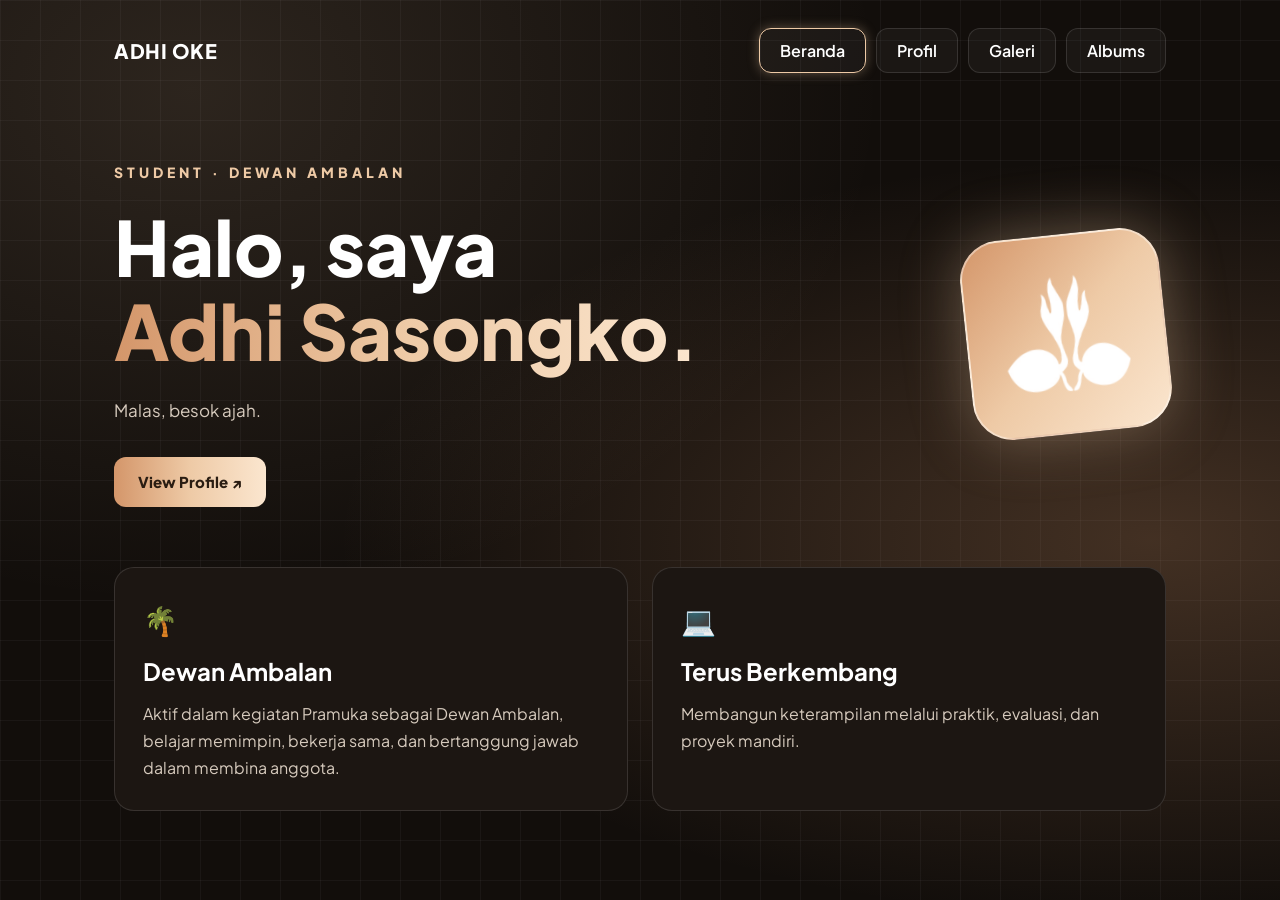
<file: index.html>
<!DOCTYPE html>
<html lang="id">
<head>
  <meta charset="UTF-8">
  <meta name="viewport" content="width=device-width, initial-scale=1.0">
  <title>HAYYUK BRO GASKEN CUY YAHAHAHAHA</title>
  <link rel="preconnect" href="https://fonts.googleapis.com">
  <link rel="preconnect" href="https://fonts.gstatic.com" crossorigin>
  <link href="https://fonts.googleapis.com/css2?family=Plus+Jakarta+Sans:wght@400;600;800&display=swap" rel="stylesheet">
  <link rel="stylesheet" href="style.css">
</head>
<body>

  <!-- NAVBAR -->
  <nav class="navbar">
    <a href="#" class="brand">ADHI OKE</a>
    <div class="menu">
      <a href="index.html" class="menu-btn aktif">Beranda</a>
      <a href="profil.html" class="menu-btn">Profil</a>
      <a href="gallery.html" class="menu-btn">Galeri</a>
      <a href="albums.html" class="menu-btn">Albums</a>
    </div>
  </nav>

  <!-- HERO -->
  <header class="hero">
    <div class="hero-teks">
      <p class="label">STUDENT · DEWAN AMBALAN</p>

      <h1>
        Halo, saya<br>
        <span class="gradasi">Adhi Sasongko.</span>
      </h1>

      <p class="deskripsi">
        Malas, besok ajah.
      </p>

      <div class="tombol">
        <a href="profil.html" class="btn btn-utama">View Profile ↗</a>
      </div>
    </div>

    <!-- LOGO TUNAS KELAPA -->
    <div class="logo-kotak" aria-label="Logo tunas kelapa">
      <img src="logo-pramuka.png" alt="Logo Tunas Kelapa Pramuka" style="width:100%;height:100%;display:block;object-fit:contain;">
    </div>
  </header>

  <!-- KARTU -->
  <section class="kartu-wrap" id="tentang">
    <article class="kartu">
      <div class="ikon">🌴</div>
      <h2>Dewan Ambalan</h2>
      <p>
        Aktif dalam kegiatan Pramuka sebagai Dewan Ambalan, belajar memimpin,
        bekerja sama, dan bertanggung jawab dalam membina anggota.
      </p>
    </article>

    <article class="kartu">
      <div class="ikon">💻</div>
      <h2>Terus Berkembang</h2>
      <p>
        Membangun keterampilan melalui praktik, evaluasi, dan proyek mandiri.
      </p>
    </article>
  </section>

</body>
</html>
</file>
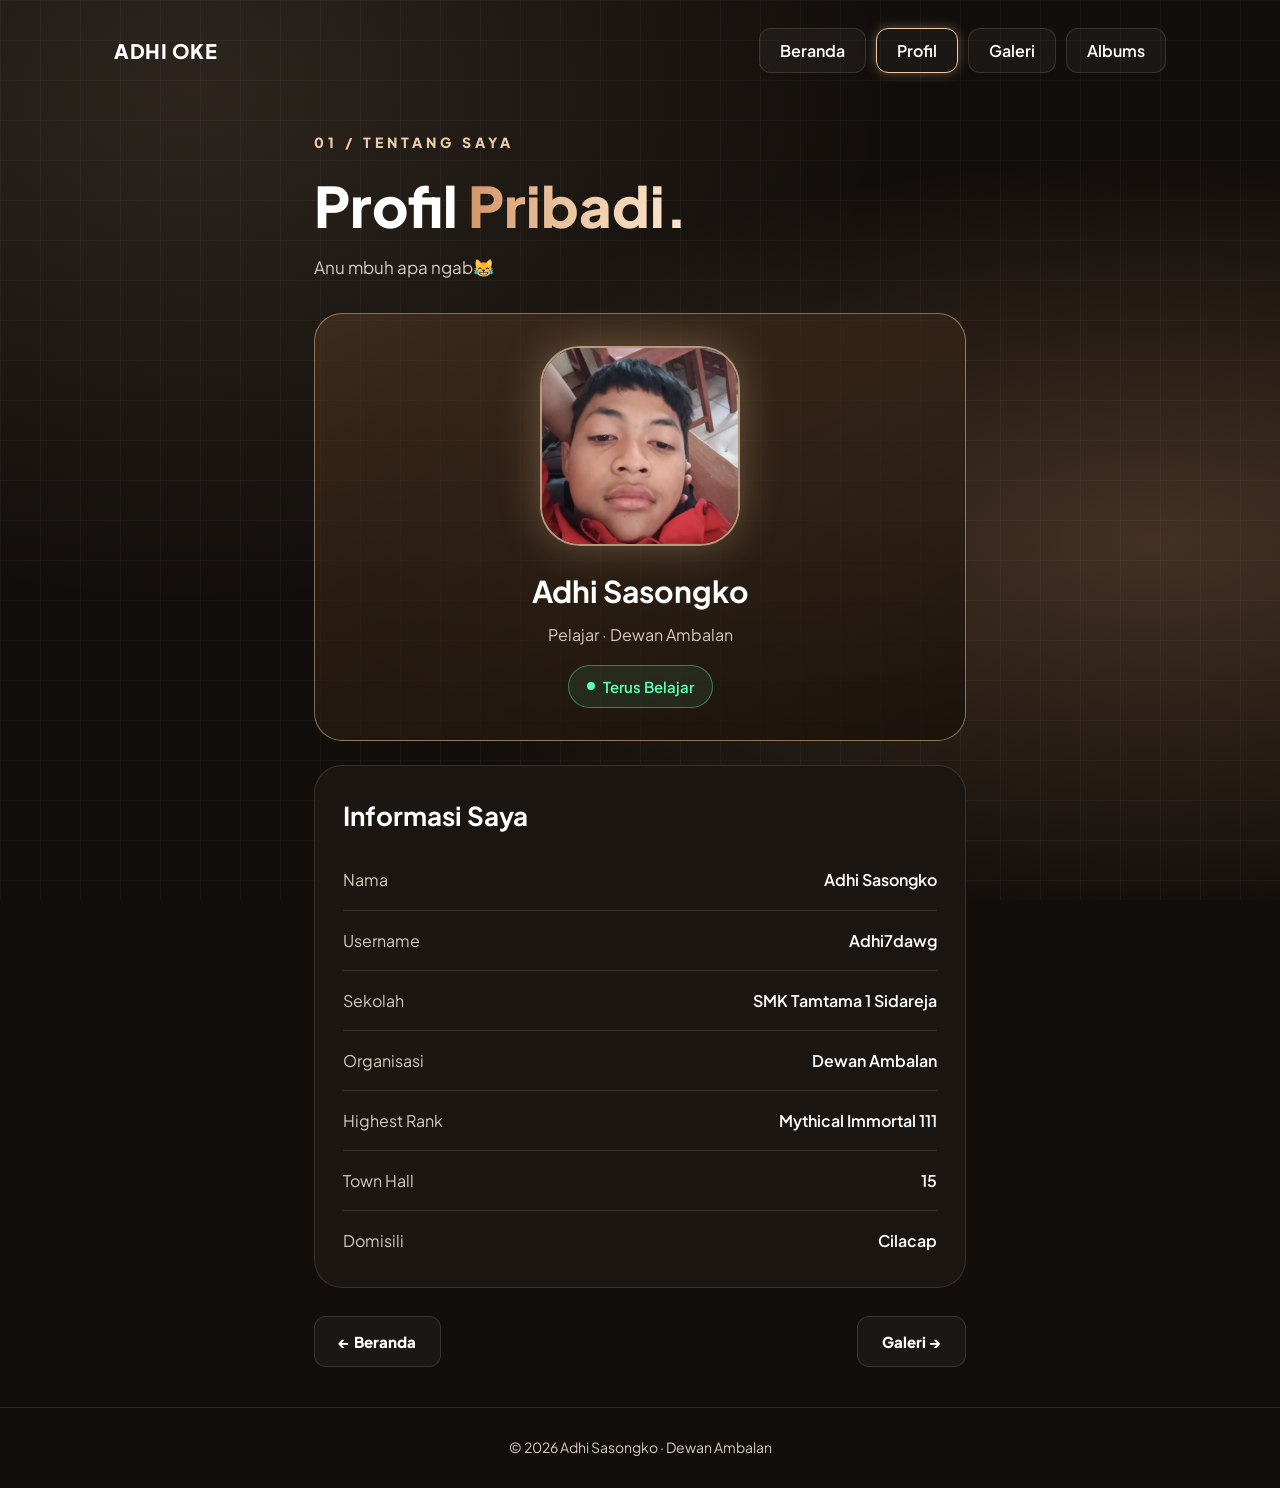
<file: profil.html>
<!DOCTYPE html>
<html lang="id">
<head>
  <meta charset="UTF-8">
  <meta name="viewport" content="width=device-width, initial-scale=1.0">
  <title>Profil | Adhi Sasongko</title>
  <link rel="icon" type="image/png" href="images/Untitled39_20261108173618.png">
  <link rel="preconnect" href="https://fonts.googleapis.com">
  <link rel="preconnect" href="https://fonts.gstatic.com" crossorigin>
  <link href="https://fonts.googleapis.com/css2?family=Plus+Jakarta+Sans:wght@400;600;800&display=swap" rel="stylesheet">
  <link rel="stylesheet" href="style.css">
</head>
<body>

  <!-- NAVBAR -->
  <nav class="navbar">
    <a href="index.html" class="brand">ADHI OKE</a>
    <div class="menu">
      <a href="index.html" class="menu-btn">Beranda</a>
      <a href="profil.html" class="menu-btn aktif">Profil</a>
      <a href="gallery.html" class="menu-btn">Galeri</a>
      <a href="albums.html" class="menu-btn">Albums</a>
    </div>
  </nav>

  <main class="halaman">

    <!-- JUDUL HALAMAN -->
    <p class="label">01 / TENTANG SAYA</p>
    <h1 class="judul-halaman">Profil <span class="gradasi">Pribadi.</span></h1>
    <p class="pengantar">
      Anu mbuh apa ngab😹
    </p>

    <!-- KARTU FOTO -->
    <section class="kartu-profil">
      <div class="foto-profil">
        <img src="foto.jpg" alt="Foto Adhi Sasongko">
      </div>
      <h2>Adhi Sasongko</h2>
      <p class="sub">Pelajar · Dewan Ambalan</p>
      <span class="badge"><i></i> Terus Belajar</span>
    </section>

    <!-- KARTU INFORMASI -->
    <section class="kartu-info">
      <h2>Informasi Saya</h2>
      <dl>
        <div class="baris"><dt>Nama</dt><dd>Adhi Sasongko</dd></div>
        <div class="baris"><dt>Username</dt><dd>Adhi7dawg</dd></div>
        <div class="baris"><dt>Sekolah</dt><dd>SMK Tamtama 1 Sidareja</dd></div>
        <div class="baris"><dt>Organisasi</dt><dd>Dewan Ambalan</dd></div>
        <div class="baris"><dt>Highest Rank</dt><dd>Mythical Immortal 111</dd></div>
        <div class="baris"><dt>Town Hall</dt><dd>15</dd></div>
        <div class="baris"><dt>Domisili</dt><dd>Cilacap</dd></div>
      </dl>
    </section>

    <!-- TOMBOL -->
    <div class="tombol">
      <a href="index.html" class="btn btn-outline">← Beranda</a>
      <a href="gallery.html" class="btn btn-outline btn-kanan">Galeri →</a>
    </div>

  </main>

  <footer class="footer">
    © 2026 Adhi Sasongko · Dewan Ambalan
  </footer>

</body>
</html>
</file>
<file: style.css>
* {
  margin: 0;
  padding: 0;
  box-sizing: border-box;
}

:root {
  --bg: #120e0b;
  --kartu: #1c1612;
  --garis: rgba(255, 255, 255, 0.12);
  --teks: #ffffff;
  --teks-redup: #d6cabd;
  --utama: #EECAA6;          /* warna utama */
  --utama-gelap: #d4966a;
  --utama-terang: #fbe6cf;
  --gradasi: linear-gradient(90deg, var(--utama-gelap), var(--utama), var(--utama-terang));
}

html {
  scroll-behavior: smooth;
}

body {
  font-family: "Plus Jakarta Sans", Arial, sans-serif;
  color: var(--teks);
  line-height: 1.7;
  min-height: 100vh;
  background-color: var(--bg);
  /* cahaya + garis kotak-kotak */
  background-image:
    radial-gradient(ellipse at 15% 10%, rgba(238, 202, 166, 0.12), transparent 45%),
    radial-gradient(ellipse at 90% 60%, rgba(212, 150, 106, 0.25), transparent 50%),
    linear-gradient(rgba(255, 255, 255, 0.04) 1px, transparent 1px),
    linear-gradient(90deg, rgba(255, 255, 255, 0.04) 1px, transparent 1px);
  background-size: auto, auto, 40px 40px, 40px 40px;
  background-attachment: fixed;
}

a {
  color: inherit;
  text-decoration: none;
}

/* ---------- NAVBAR ---------- */
.navbar {
  max-width: 1100px;
  margin: 0 auto;
  padding: 28px 24px;
  display: flex;
  justify-content: space-between;
  align-items: center;
}

.brand {
  font-weight: 800;
  font-size: 20px;
  letter-spacing: 0.5px;
}

.menu-btn {
  display: inline-block;
  padding: 8px 20px;
  border-radius: 12px;
  font-weight: 600;
  border: 1px solid var(--garis);
  background: rgba(255, 255, 255, 0.04);
}

.menu-btn.aktif {
  border-color: var(--utama);
  box-shadow: 0 0 12px rgba(238, 202, 166, 0.35);
}

/* ---------- HERO ---------- */
.hero {
  max-width: 1100px;
  margin: 0 auto;
  padding: 60px 24px 40px;
  display: flex;
  align-items: center;
  justify-content: space-between;
  gap: 40px;
}

.hero-teks {
  max-width: 640px;
}

.label {
  color: var(--utama);
  font-weight: 800;
  font-size: 14px;
  letter-spacing: 4px;
  margin-bottom: 20px;
}

h1 {
  font-size: clamp(42px, 7vw, 76px);
  line-height: 1.1;
  font-weight: 800;
  margin-bottom: 24px;
}

.gradasi {
  background: var(--gradasi);
  -webkit-background-clip: text;
  background-clip: text;
  color: transparent;
}

.deskripsi {
  color: var(--teks-redup);
  font-size: 17px;
  margin-bottom: 32px;
}

.tombol {
  display: flex;
  gap: 12px;
  flex-wrap: wrap;
}

.btn {
  display: inline-block;
  padding: 12px 24px;
  border-radius: 12px;
  font-weight: 800;
  font-size: 15px;
}

.btn-utama {
  background: var(--gradasi);
  color: #2a1d12;
  transition: transform 0.2s;
}

.btn-utama:hover {
  transform: translateY(-2px);
}

/* ---------- LOGO ---------- */
.logo-kotak {
  flex-shrink: 0;
  width: 200px;
  height: 200px;
  padding: 36px;
  border-radius: 40px;
  transform: rotate(-6deg);
  background: linear-gradient(135deg, #d4966a 0%, #EECAA6 50%, #fbe6cf 100%);
  border: 2px solid rgba(255, 255, 255, 0.4);
  box-shadow: 0 0 60px rgba(238, 202, 166, 0.35);
}

.logo-kotak img {
  width: 100%;
  height: 100%;
}

/* ---------- KARTU ---------- */
.kartu-wrap {
  max-width: 1100px;
  margin: 0 auto;
  padding: 20px 24px 80px;
  display: grid;
  grid-template-columns: 1fr 1fr;
  gap: 24px;
}

.kartu {
  background: var(--kartu);
  border: 1px solid var(--garis);
  border-radius: 20px;
  padding: 28px;
}

.ikon {
  font-size: 28px;
  margin-bottom: 8px;
}

.kartu h2 {
  font-size: 24px;
  margin-bottom: 8px;
}

.kartu p {
  color: var(--teks-redup);
}

/* ---------- HP / LAYAR KECIL ---------- */
@media (max-width: 800px) {
  .hero {
    flex-direction: column-reverse;
    align-items: flex-start;
    padding-top: 30px;
  }

  .logo-kotak {
    width: 140px;
    height: 140px;
    padding: 26px;
    border-radius: 30px;
  }

  .kartu-wrap {
    grid-template-columns: 1fr;
  }
}

/* ===================== MENU & NAVBAR (tambahan) ===================== */
.navbar {
  flex-wrap: wrap;
  gap: 16px;
}

.menu {
  display: flex;
  gap: 10px;
  flex-wrap: wrap;
}

/* ===================== HALAMAN PROFIL ===================== */
.halaman {
  max-width: 700px;
  margin: 0 auto;
  padding: 30px 24px 40px;
}

.judul-halaman {
  font-size: clamp(36px, 8vw, 56px);
  margin-bottom: 16px;
}

.pengantar {
  color: var(--teks-redup);
  font-size: 17px;
  margin-bottom: 32px;
}

/* kartu foto */
.kartu-profil {
  text-align: center;
  padding: 32px 24px;
  margin-bottom: 24px;
  border-radius: 28px;
  border: 1px solid rgba(238, 202, 166, 0.5);
  background: linear-gradient(160deg, rgba(90, 60, 35, 0.5), rgba(25, 18, 12, 0.9));
}

.foto-profil {
  width: 200px;
  height: 200px;
  margin: 0 auto 20px;
  border-radius: 40px;
  overflow: hidden;
  border: 2px solid rgba(238, 202, 166, 0.7);
  box-shadow: 0 0 40px rgba(238, 202, 166, 0.3);
}

.foto-profil img {
  width: 100%;
  height: 100%;
  object-fit: cover;
  display: block;
}

.kartu-profil h2 {
  font-size: 30px;
  margin-bottom: 4px;
}

.sub {
  color: var(--teks-redup);
  margin-bottom: 16px;
}

.badge {
  display: inline-flex;
  align-items: center;
  gap: 8px;
  padding: 8px 18px;
  border-radius: 999px;
  color: #5dffb0;
  font-weight: 600;
  font-size: 15px;
  border: 1px solid rgba(93, 255, 176, 0.4);
  background: rgba(93, 255, 176, 0.08);
}

.badge i {
  width: 8px;
  height: 8px;
  border-radius: 50%;
  background: #5dffb0;
}

/* kartu informasi */
.kartu-info {
  background: var(--kartu);
  border: 1px solid var(--garis);
  border-radius: 28px;
  padding: 28px 28px 16px;
  margin-bottom: 28px;
}

.kartu-info h2 {
  font-size: 26px;
  margin-bottom: 12px;
}

.baris {
  display: flex;
  justify-content: space-between;
  gap: 16px;
  padding: 16px 0;
  border-bottom: 1px solid var(--garis);
}

.baris:last-child {
  border-bottom: none;
}

.baris dt {
  color: var(--teks-redup);
}

.baris dd {
  text-align: right;
  font-weight: 600;
}

.btn-outline {
  border: 1px solid var(--garis);
  background: rgba(255, 255, 255, 0.04);
}

.btn-outline:hover {
  border-color: var(--utama);
}
.btn-kanan {
  margin-left: auto;
}

.footer {
  text-align: center;
  color: var(--teks-redup);
  font-size: 14px;
  padding: 28px 20px;
  border-top: 1px solid var(--garis);
}

/* ===================== HALAMAN GALERI ===================== */
.halaman-lebar {
  max-width: 1100px;
}

.galeri {
  display: grid;
  grid-template-columns: repeat(auto-fill, minmax(240px, 1fr));
  gap: 16px;
  margin-bottom: 40px;
}

.foto-item {
  background: var(--kartu);
  border: 1px solid var(--garis);
  border-radius: 20px;
  overflow: hidden;
  transition: transform 0.2s, border-color 0.2s;
}

.foto-item:hover {
  transform: translateY(-4px);
  border-color: var(--utama);
}

.foto-item img {
  width: 100%;
  aspect-ratio: 1 / 1;
  object-fit: cover;
  display: block;
  cursor: pointer;
}

.foto-item figcaption {
  padding: 12px 16px;
  font-size: 14px;
  color: var(--teks-redup);
}

/* foto besar saat diklik */
.lightbox {
  display: none;
  position: fixed;
  inset: 0;
  z-index: 999;
  background: rgba(0, 0, 0, 0.88);
  justify-content: center;
  align-items: center;
  padding: 20px;
}

.lightbox.tampil {
  display: flex;
}

.lightbox img {
  max-width: 100%;
  max-height: 100%;
  border-radius: 16px;
  border: 2px solid rgba(238, 202, 166, 0.7);
}

/* ===================== HALAMAN ALBUMS ===================== */
.album-grid {
  display: grid;
  grid-template-columns: repeat(auto-fill, minmax(190px, 1fr));
  gap: 16px;
  margin-bottom: 40px;
}

.album-item {
  background: var(--kartu);
  border: 1px solid var(--garis);
  border-radius: 20px;
  overflow: hidden;
  padding: 0;
  text-align: left;
  color: inherit;
  font: inherit;
  cursor: pointer;
  transition: transform 0.2s, border-color 0.2s;
}

.album-item:hover,
.album-item:focus-visible {
  transform: translateY(-4px);
  border-color: var(--utama);
  outline: none;
}

.album-item img {
  width: 100%;
  aspect-ratio: 1 / 1;
  object-fit: cover;
  display: block;
  background: #2a211a;
}

.album-item .album-info {
  padding: 12px 16px 14px;
}

.album-item strong {
  display: block;
  font-size: 15px;
  line-height: 1.4;
}

.album-item span {
  display: block;
  font-size: 13px;
  color: var(--teks-redup);
}

/* jendela detail album */
.modal {
  display: none;
  position: fixed;
  inset: 0;
  z-index: 999;
  background: rgba(0, 0, 0, 0.85);
  justify-content: center;
  align-items: center;
  padding: 16px;
}

.modal.tampil {
  display: flex;
}

.modal-isi {
  position: relative;
  width: 100%;
  max-width: 460px;
  max-height: 100%;
  overflow-y: auto;
  background: var(--kartu);
  border: 1px solid rgba(238, 202, 166, 0.5);
  border-radius: 28px;
  padding: 24px;
  box-shadow: 0 0 60px rgba(238, 202, 166, 0.2);
  animation: modal-muncul 0.22s ease-out;
}

@keyframes modal-muncul {
  from { opacity: 0; transform: translateY(16px) scale(0.97); }
  to   { opacity: 1; transform: none; }
}

.modal-tutup {
  position: absolute;
  top: 14px;
  right: 14px;
  width: 38px;
  height: 38px;
  border-radius: 12px;
  border: 1px solid var(--garis);
  background: rgba(0, 0, 0, 0.55);
  color: var(--teks);
  font-size: 18px;
  cursor: pointer;
}

.modal-tutup:hover {
  border-color: var(--utama);
}

.modal-cover {
  width: 100%;
  aspect-ratio: 1 / 1;
  object-fit: cover;
  display: block;
  border-radius: 18px;
  margin-bottom: 18px;
  background: #2a211a;
}

.modal-isi h2 {
  font-size: 26px;
  line-height: 1.25;
}

.modal-artist {
  color: var(--utama);
  font-weight: 600;
  margin-bottom: 12px;
}

.modal-deskripsi {
  color: var(--teks-redup);
  margin-bottom: 18px;
}

.modal-isi h3 {
  font-size: 16px;
  margin-bottom: 6px;
}

.tracklist {
  margin: 0 0 22px 22px;
  color: var(--teks-redup);
}

.tracklist li {
  padding: 4px 0;
  border-bottom: 1px solid var(--garis);
}

.tracklist li:last-child {
  border-bottom: none;
}

.btn-spotify {
  display: block;
  text-align: center;
  background: #1db954;
  color: #04200d;
}

.btn-spotify:hover {
  filter: brightness(1.08);
}

@media (prefers-reduced-motion: reduce) {
  .modal-isi { animation: none; }
}

/* ===================== TOP TRACKS ===================== */
.sub-judul {
  font-size: 22px;
  margin: 8px 0 14px;
}

.track-list {
  display: flex;
  flex-direction: column;
  gap: 10px;
  margin-bottom: 40px;
}

.track-item {
  display: flex;
  align-items: center;
  gap: 14px;
  width: 100%;
  padding: 10px 16px 10px 10px;
  background: var(--kartu);
  border: 1px solid var(--garis);
  border-radius: 18px;
  text-align: left;
  color: inherit;
  font: inherit;
  cursor: pointer;
  transition: transform 0.2s, border-color 0.2s;
}

.track-item:hover,
.track-item:focus-visible {
  transform: translateX(4px);
  border-color: var(--utama);
  outline: none;
}

.track-item img {
  width: 60px;
  height: 60px;
  flex-shrink: 0;
  object-fit: cover;
  border-radius: 12px;
  background: #2a211a;
}

.track-info {
  flex: 1;
  min-width: 0;
}

.track-info strong,
.track-info span {
  display: block;
  white-space: nowrap;
  overflow: hidden;
  text-overflow: ellipsis;
}

.track-info strong {
  font-size: 15px;
}

.track-info span {
  font-size: 13px;
  color: var(--teks-redup);
}

.track-panah {
  font-size: 24px;
  color: var(--teks-redup);
}
</file>
